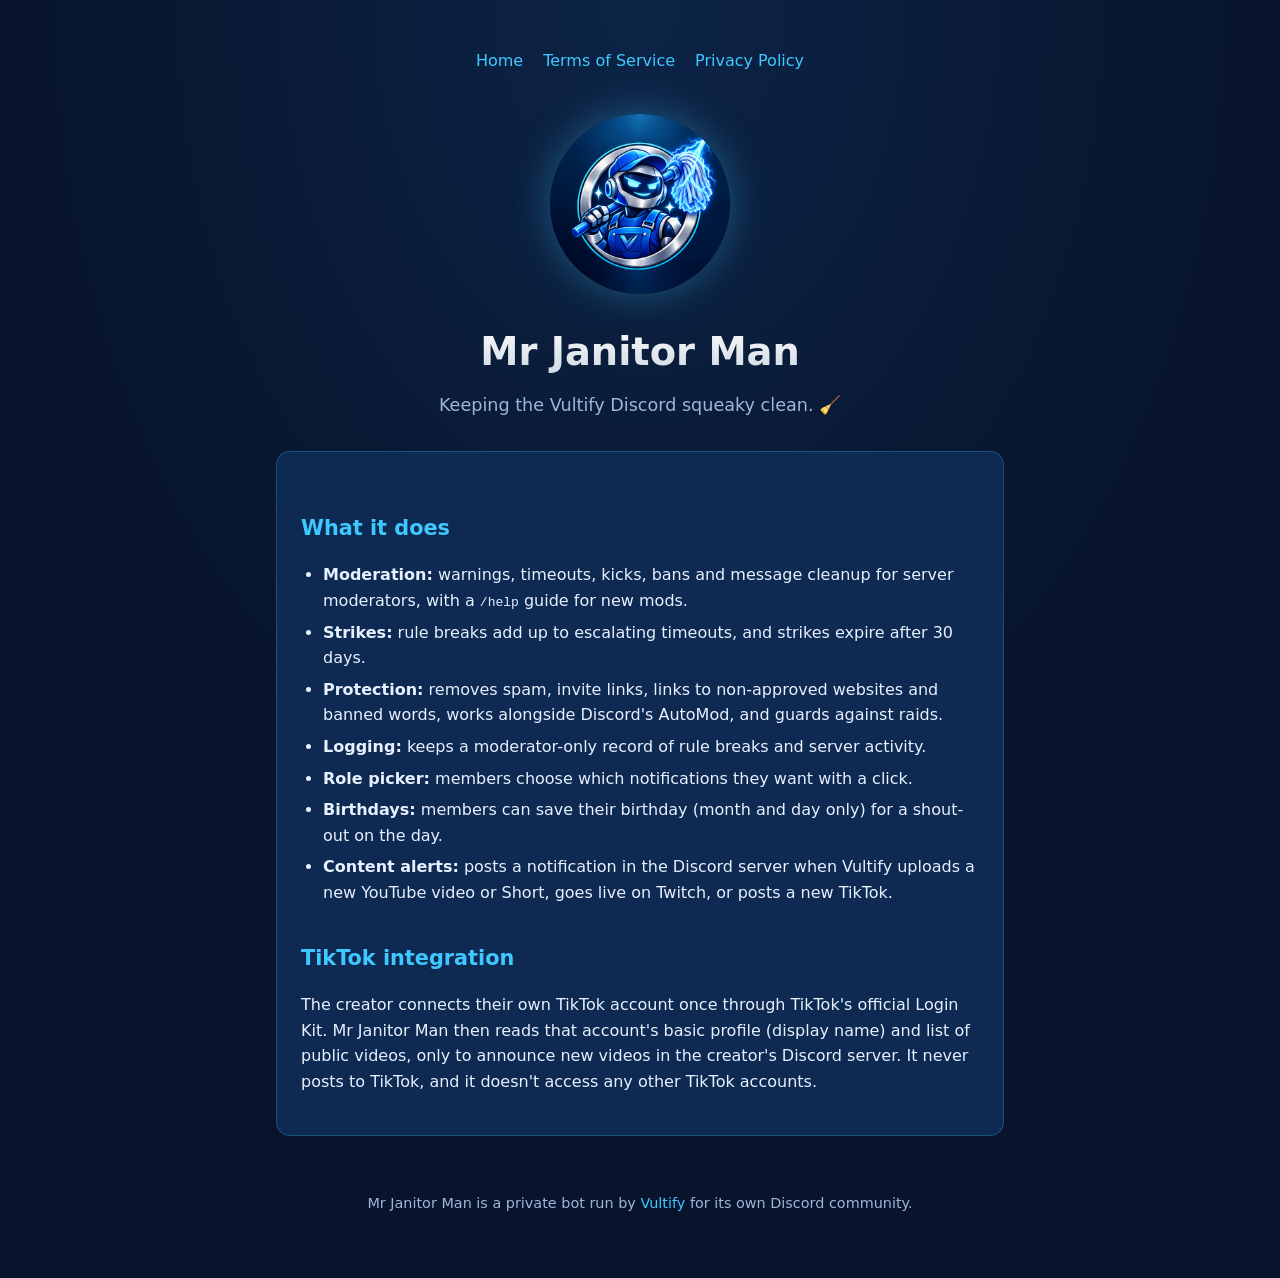
<file: index.html>
<!doctype html>
<html lang="en">
<head>
  <meta charset="utf-8">
  <meta name="viewport" content="width=device-width, initial-scale=1">
  <title>Mr Janitor Man</title>
  <meta name="description" content="Mr Janitor Man is a Discord bot by Vultify that moderates a Discord server and announces new YouTube, Twitch and TikTok content.">
  <link rel="icon" href="avatar.png">
  <link rel="stylesheet" href="style.css">
</head>
<body>
<main>
  <nav>
    <a href="./">Home</a>
    <a href="terms.html">Terms of Service</a>
    <a href="privacy.html">Privacy Policy</a>
  </nav>

  <section class="hero">
    <img src="avatar.png" alt="Mr Janitor Man mascot: a chrome janitor robot holding a lightning mop">
    <h1>Mr Janitor Man</h1>
    <p class="tagline">Keeping the Vultify Discord squeaky clean. 🧹</p>
  </section>

  <section class="card">
    <h2>What it does</h2>
    <ul>
      <li><strong>Moderation:</strong> warnings, timeouts, kicks, bans and message cleanup for server moderators, with a <code>/help</code> guide for new mods.</li>
      <li><strong>Strikes:</strong> rule breaks add up to escalating timeouts, and strikes expire after 30 days.</li>
      <li><strong>Protection:</strong> removes spam, invite links, links to non-approved websites and banned words, works alongside Discord's AutoMod, and guards against raids.</li>
      <li><strong>Logging:</strong> keeps a moderator-only record of rule breaks and server activity.</li>
      <li><strong>Role picker:</strong> members choose which notifications they want with a click.</li>
      <li><strong>Birthdays:</strong> members can save their birthday (month and day only) for a shout-out on the day.</li>
      <li><strong>Content alerts:</strong> posts a notification in the Discord server when Vultify uploads a new YouTube video or Short, goes live on Twitch, or posts a new TikTok.</li>
    </ul>

    <h2>TikTok integration</h2>
    <p>
      The creator connects their own TikTok account once through TikTok's official Login Kit.
      Mr Janitor Man then reads that account's basic profile (display name) and list of public
      videos, only to announce new videos in the creator's Discord server. It never posts to TikTok,
      and it doesn't access any other TikTok accounts.
    </p>
  </section>

  <footer>
    Mr Janitor Man is a private bot run by <a href="https://github.com/Vultify">Vultify</a> for its own Discord community.
  </footer>
</main>
</body>
</html>
</file>
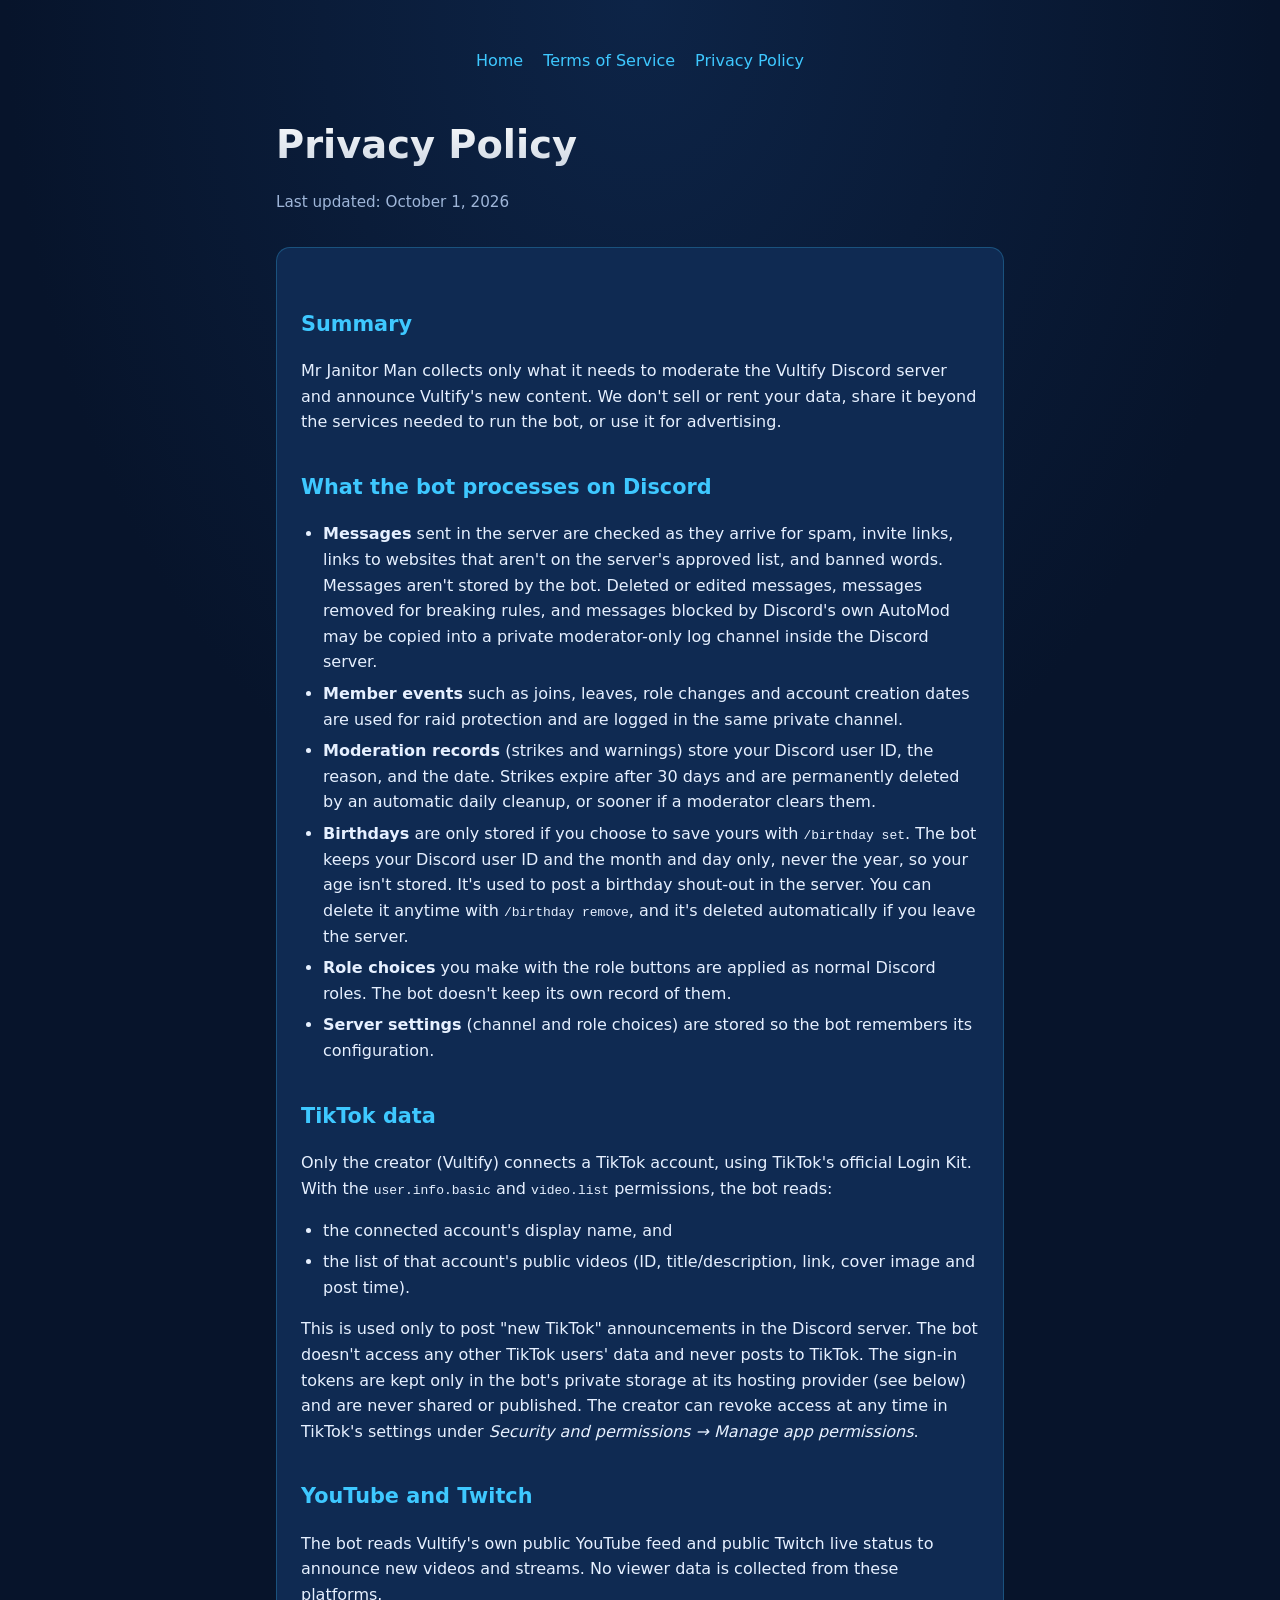
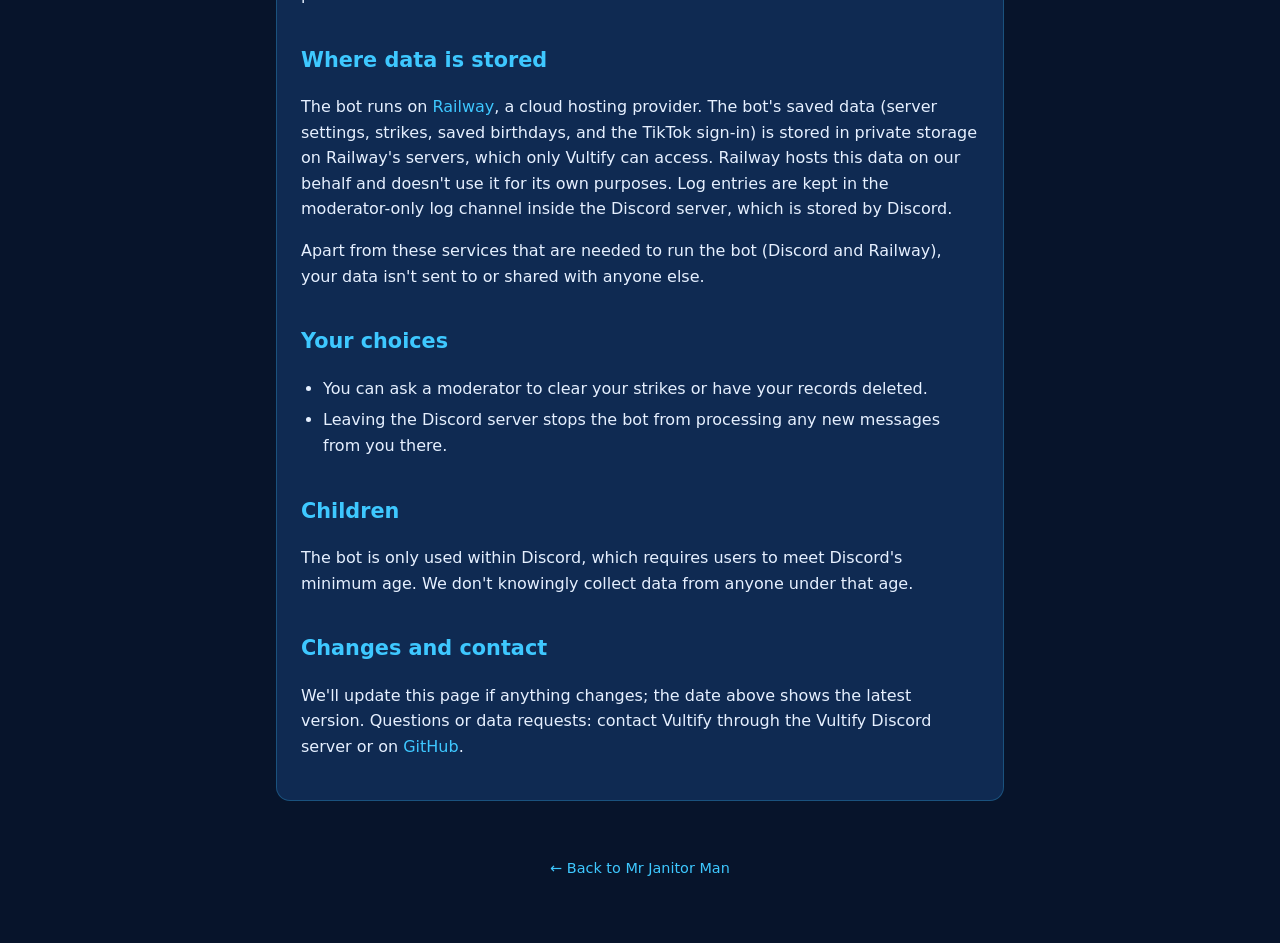
<file: privacy.html>
<!doctype html>
<html lang="en">
<head>
  <meta charset="utf-8">
  <meta name="viewport" content="width=device-width, initial-scale=1">
  <title>Privacy Policy · Mr Janitor Man</title>
  <link rel="icon" href="avatar.png">
  <link rel="stylesheet" href="style.css">
</head>
<body>
<main>
  <nav>
    <a href="./">Home</a>
    <a href="terms.html">Terms of Service</a>
    <a href="privacy.html">Privacy Policy</a>
  </nav>

  <h1>Privacy Policy</h1>
  <p class="updated">Last updated: October 1, 2026</p>

  <div class="card">
    <h2>Summary</h2>
    <p>Mr Janitor Man collects only what it needs to moderate the Vultify Discord server and announce Vultify's new content. We don't sell or rent your data, share it beyond the services needed to run the bot, or use it for advertising.</p>

    <h2>What the bot processes on Discord</h2>
    <ul>
      <li><strong>Messages</strong> sent in the server are checked as they arrive for spam, invite links, links to websites that aren't on the server's approved list, and banned words. Messages aren't stored by the bot. Deleted or edited messages, messages removed for breaking rules, and messages blocked by Discord's own AutoMod may be copied into a private moderator-only log channel inside the Discord server.</li>
      <li><strong>Member events</strong> such as joins, leaves, role changes and account creation dates are used for raid protection and are logged in the same private channel.</li>
      <li><strong>Moderation records</strong> (strikes and warnings) store your Discord user ID, the reason, and the date. Strikes expire after 30 days and are permanently deleted by an automatic daily cleanup, or sooner if a moderator clears them.</li>
      <li><strong>Birthdays</strong> are only stored if you choose to save yours with <code>/birthday set</code>. The bot keeps your Discord user ID and the month and day only, never the year, so your age isn't stored. It's used to post a birthday shout-out in the server. You can delete it anytime with <code>/birthday remove</code>, and it's deleted automatically if you leave the server.</li>
      <li><strong>Role choices</strong> you make with the role buttons are applied as normal Discord roles. The bot doesn't keep its own record of them.</li>
      <li><strong>Server settings</strong> (channel and role choices) are stored so the bot remembers its configuration.</li>
    </ul>

    <h2>TikTok data</h2>
    <p>Only the creator (Vultify) connects a TikTok account, using TikTok's official Login Kit. With the <code>user.info.basic</code> and <code>video.list</code> permissions, the bot reads:</p>
    <ul>
      <li>the connected account's display name, and</li>
      <li>the list of that account's public videos (ID, title/description, link, cover image and post time).</li>
    </ul>
    <p>This is used only to post "new TikTok" announcements in the Discord server. The bot doesn't access any other TikTok users' data and never posts to TikTok. The sign-in tokens are kept only in the bot's private storage at its hosting provider (see below) and are never shared or published. The creator can revoke access at any time in TikTok's settings under <em>Security and permissions → Manage app permissions</em>.</p>

    <h2>YouTube and Twitch</h2>
    <p>The bot reads Vultify's own public YouTube feed and public Twitch live status to announce new videos and streams. No viewer data is collected from these platforms.</p>

    <h2>Where data is stored</h2>
    <p>The bot runs on <a href="https://railway.com">Railway</a>, a cloud hosting provider. The bot's saved data (server settings, strikes, saved birthdays, and the TikTok sign-in) is stored in private storage on Railway's servers, which only Vultify can access. Railway hosts this data on our behalf and doesn't use it for its own purposes. Log entries are kept in the moderator-only log channel inside the Discord server, which is stored by Discord.</p>
    <p>Apart from these services that are needed to run the bot (Discord and Railway), your data isn't sent to or shared with anyone else.</p>

    <h2>Your choices</h2>
    <ul>
      <li>You can ask a moderator to clear your strikes or have your records deleted.</li>
      <li>Leaving the Discord server stops the bot from processing any new messages from you there.</li>
    </ul>

    <h2>Children</h2>
    <p>The bot is only used within Discord, which requires users to meet Discord's minimum age. We don't knowingly collect data from anyone under that age.</p>

    <h2>Changes and contact</h2>
    <p>We'll update this page if anything changes; the date above shows the latest version. Questions or data requests: contact Vultify through the Vultify Discord server or on <a href="https://github.com/Vultify">GitHub</a>.</p>
  </div>

  <footer><a href="./">← Back to Mr Janitor Man</a></footer>
</main>
</body>
</html>
</file>
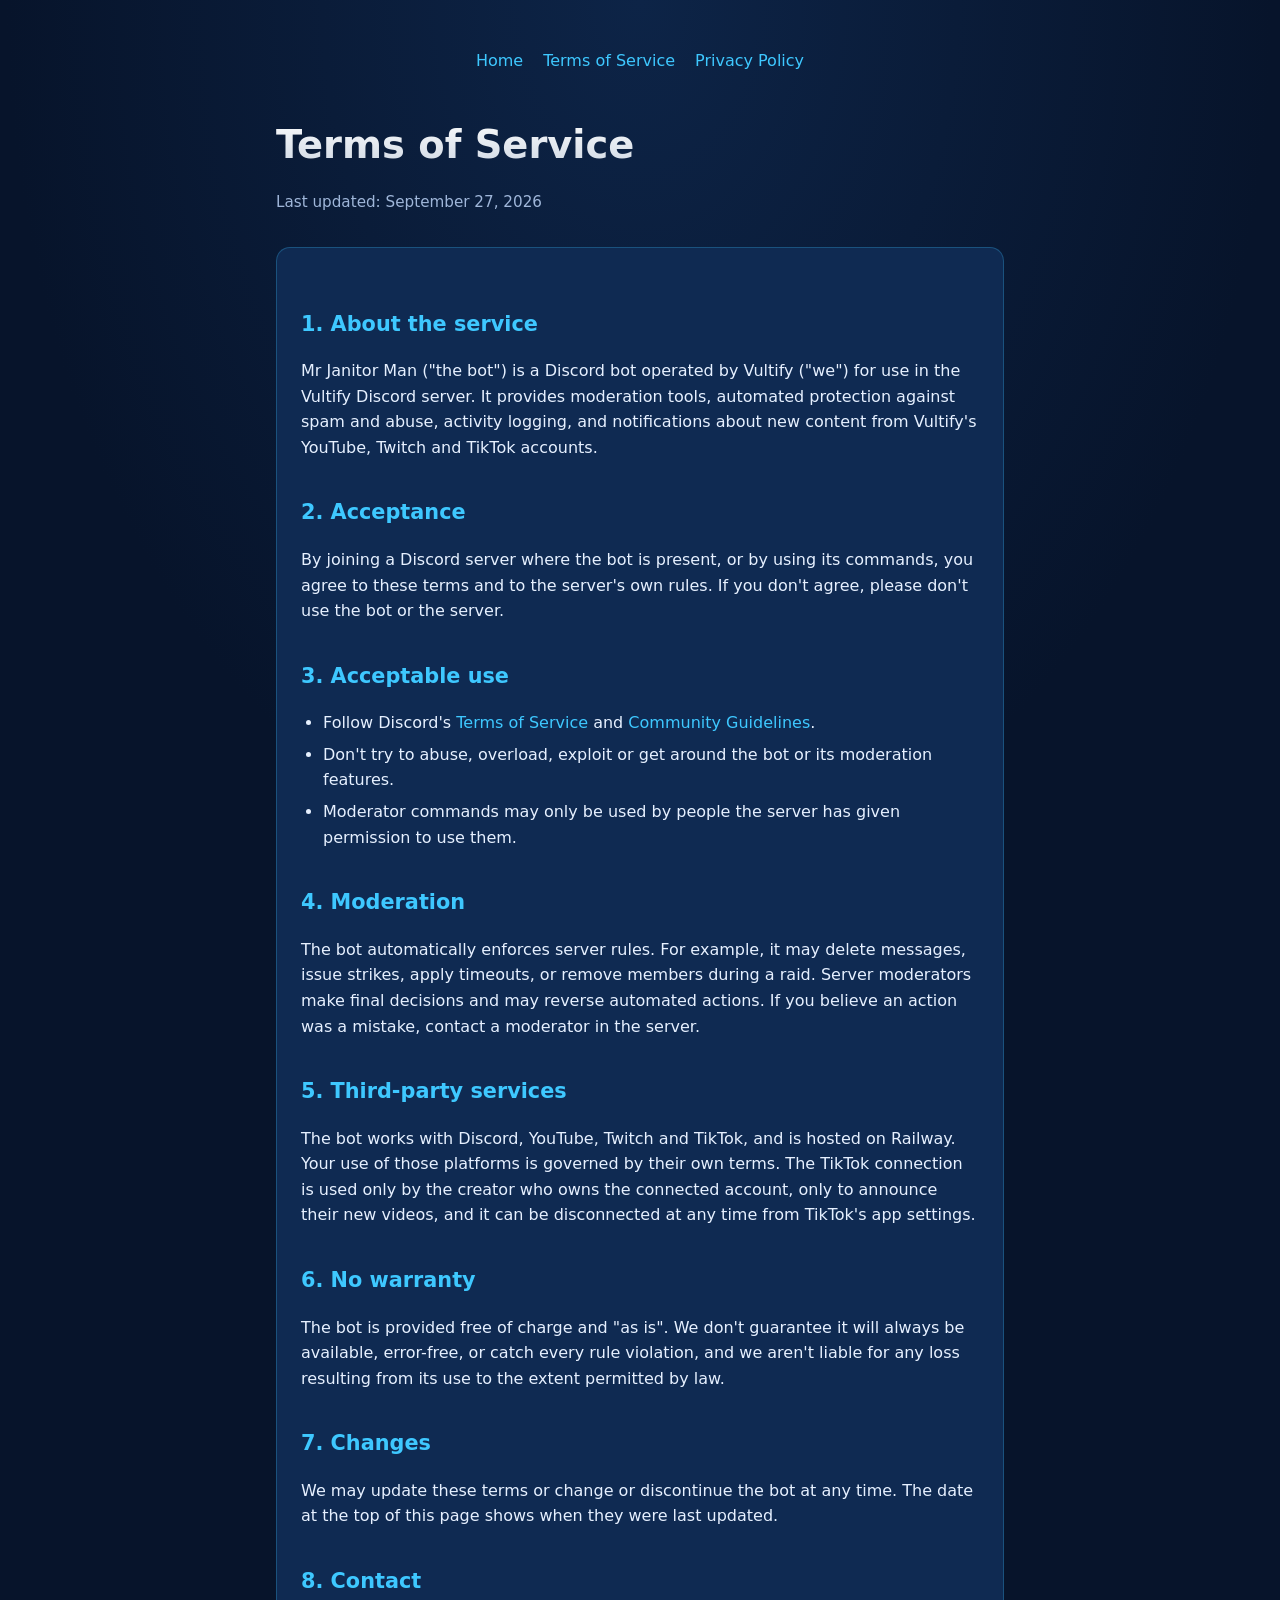
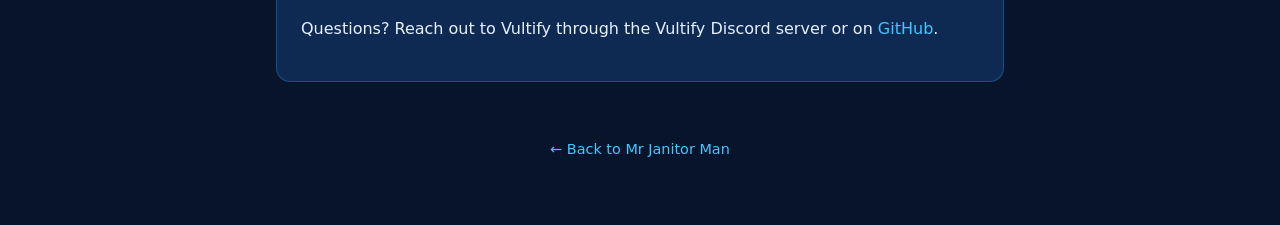
<file: terms.html>
<!doctype html>
<html lang="en">
<head>
  <meta charset="utf-8">
  <meta name="viewport" content="width=device-width, initial-scale=1">
  <title>Terms of Service · Mr Janitor Man</title>
  <link rel="icon" href="avatar.png">
  <link rel="stylesheet" href="style.css">
</head>
<body>
<main>
  <nav>
    <a href="./">Home</a>
    <a href="terms.html">Terms of Service</a>
    <a href="privacy.html">Privacy Policy</a>
  </nav>

  <h1>Terms of Service</h1>
  <p class="updated">Last updated: September 27, 2026</p>

  <div class="card">
    <h2>1. About the service</h2>
    <p>Mr Janitor Man ("the bot") is a Discord bot operated by Vultify ("we") for use in the Vultify Discord server. It provides moderation tools, automated protection against spam and abuse, activity logging, and notifications about new content from Vultify's YouTube, Twitch and TikTok accounts.</p>

    <h2>2. Acceptance</h2>
    <p>By joining a Discord server where the bot is present, or by using its commands, you agree to these terms and to the server's own rules. If you don't agree, please don't use the bot or the server.</p>

    <h2>3. Acceptable use</h2>
    <ul>
      <li>Follow Discord's <a href="https://discord.com/terms">Terms of Service</a> and <a href="https://discord.com/guidelines">Community Guidelines</a>.</li>
      <li>Don't try to abuse, overload, exploit or get around the bot or its moderation features.</li>
      <li>Moderator commands may only be used by people the server has given permission to use them.</li>
    </ul>

    <h2>4. Moderation</h2>
    <p>The bot automatically enforces server rules. For example, it may delete messages, issue strikes, apply timeouts, or remove members during a raid. Server moderators make final decisions and may reverse automated actions. If you believe an action was a mistake, contact a moderator in the server.</p>

    <h2>5. Third-party services</h2>
    <p>The bot works with Discord, YouTube, Twitch and TikTok, and is hosted on Railway. Your use of those platforms is governed by their own terms. The TikTok connection is used only by the creator who owns the connected account, only to announce their new videos, and it can be disconnected at any time from TikTok's app settings.</p>

    <h2>6. No warranty</h2>
    <p>The bot is provided free of charge and "as is". We don't guarantee it will always be available, error-free, or catch every rule violation, and we aren't liable for any loss resulting from its use to the extent permitted by law.</p>

    <h2>7. Changes</h2>
    <p>We may update these terms or change or discontinue the bot at any time. The date at the top of this page shows when they were last updated.</p>

    <h2>8. Contact</h2>
    <p>Questions? Reach out to Vultify through the Vultify Discord server or on <a href="https://github.com/Vultify">GitHub</a>.</p>
  </div>

  <footer><a href="./">← Back to Mr Janitor Man</a></footer>
</main>
</body>
</html>
</file>
<file: style.css>
:root {
  --bg: #07142b;
  --bg-2: #0d2447;
  --card: #0f2a52;
  --text: #e6f0ff;
  --muted: #9fb6d9;
  --accent: #3ec8ff;
  --accent-2: #4a6cf7;
  --chrome: #c9d3e0;
}

* { box-sizing: border-box; }

body {
  margin: 0;
  font-family: system-ui, -apple-system, "Segoe UI", Roboto, sans-serif;
  line-height: 1.6;
  color: var(--text);
  background: radial-gradient(ellipse at top, var(--bg-2), var(--bg) 70%) fixed;
  background-color: var(--bg);
  min-height: 100vh;
}

main {
  max-width: 760px;
  margin: 0 auto;
  padding: 48px 16px 64px;
}

nav {
  display: flex;
  gap: 20px;
  justify-content: center;
  flex-wrap: wrap;
  margin-bottom: 40px;
}

nav a, a { color: var(--accent); text-decoration: none; }
nav a:hover, a:hover { text-decoration: underline; }

.hero { text-align: center; }
.hero img {
  width: 180px;
  height: 180px;
  border-radius: 50%;
  box-shadow: 0 0 40px rgba(62, 200, 255, 0.35);
}

h1 {
  font-size: 2.4rem;
  margin: 20px 0 8px;
  background: linear-gradient(180deg, #ffffff, var(--chrome));
  -webkit-background-clip: text;
  background-clip: text;
  color: transparent;
}

h2 { color: var(--accent); margin-top: 36px; font-size: 1.3rem; }

.tagline { color: var(--muted); font-size: 1.1rem; margin: 0; }

.card {
  background: var(--card);
  border: 1px solid rgba(62, 200, 255, 0.25);
  border-radius: 14px;
  padding: 24px;
  margin-top: 32px;
}

ul { padding-left: 22px; }
li { margin: 6px 0; }

.updated { color: var(--muted); font-size: 0.95rem; }

footer {
  text-align: center;
  color: var(--muted);
  font-size: 0.9rem;
  margin-top: 56px;
}
</file>
